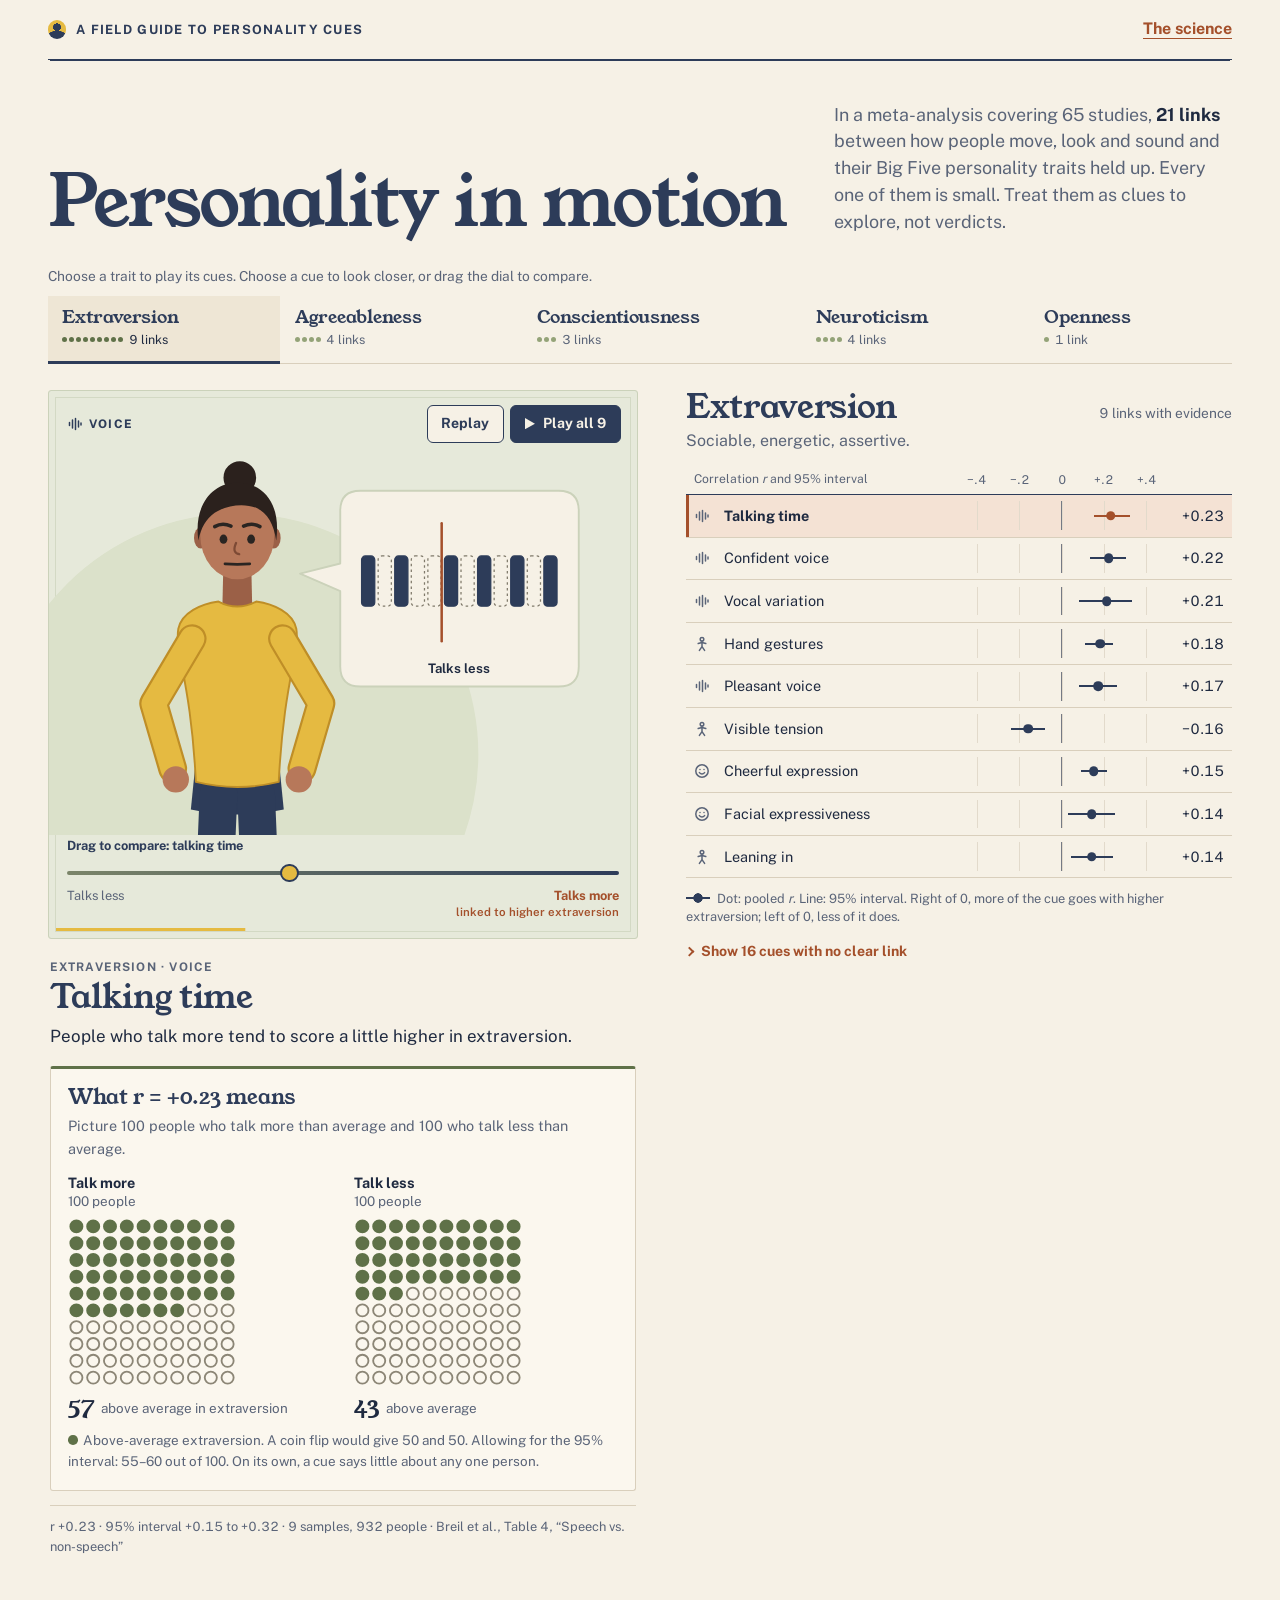
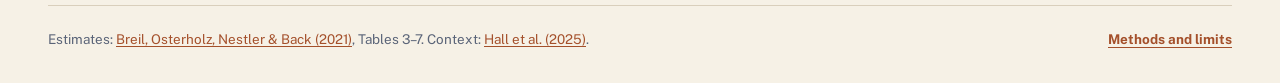
<file: docs/index.html>
<!doctype html>
<html lang="en-GB">
<head>
  <meta charset="utf-8">
  <meta name="viewport" content="width=device-width, initial-scale=1">
  <meta name="description" content="What a meta-analysis of 65 studies says about how facial expressions, body language and voice relate to the Big Five personality traits.">
  <meta name="theme-color" content="#f6f1e6">
  <title>Personality in motion</title>
  <!-- Link preview (LinkedIn and others). These need the full public address: change it here if the site moves. -->
  <link rel="canonical" href="https://lstehlik2809.github.io/personality_body_language/">
  <meta property="og:type" content="website">
  <meta property="og:site_name" content="Personality in motion">
  <meta property="og:title" content="Personality in motion: what body language and voice really say about the Big Five">
  <meta property="og:description" content="An interactive field guide to a meta-analysis covering 65 studies. 21 links between nonverbal cues and personality held up, and every one of them is small.">
  <meta property="og:url" content="https://lstehlik2809.github.io/personality_body_language/">
  <meta property="og:image" content="https://lstehlik2809.github.io/personality_body_language/assets/social-card.png">
  <meta property="og:image:type" content="image/png">
  <meta property="og:image:width" content="1200">
  <meta property="og:image:height" content="630">
  <meta property="og:image:alt" content="Personality in motion. An illustrated figure gesturing while talking, beside a small chart of 21 links between nonverbal cues and the Big Five, all of them small.">
  <meta name="twitter:card" content="summary_large_image">
  <link rel="icon" href="data:image/svg+xml,%3Csvg xmlns='http://www.w3.org/2000/svg' viewBox='0 0 32 32'%3E%3Ccircle cx='16' cy='16' r='15' fill='%23e5ba41'/%3E%3Ccircle cx='16' cy='12' r='5' fill='%232d3c59'/%3E%3Cpath d='M8 27c1-6 5-9 8-9s7 3 8 9' fill='%232d3c59'/%3E%3C/svg%3E">
  <link rel="preload" href="./assets/fonts/young-serif.woff2" as="font" type="font/woff2" crossorigin>
  <link rel="stylesheet" href="./styles.css">
  <script defer src="./data.js"></script>
  <script defer src="./figure.js"></script>
  <script defer src="./app.js"></script>
</head>
<body>
  <svg class="sprite" aria-hidden="true" focusable="false">
    <symbol id="i-face" viewBox="0 0 16 16"><circle cx="8" cy="8" r="6.2"/><path d="M5.4 9.6c.8 1 1.6 1.4 2.6 1.4s1.8-.4 2.6-1.4"/><path d="M6 6.4v.2M10 6.4v.2"/></symbol>
    <symbol id="i-body" viewBox="0 0 16 16"><circle cx="8" cy="3.2" r="1.8"/><path d="M8 5.6v5M4.2 7.6 8 6.6l3.8 1M8 10.6l-2.6 3.8M8 10.6l2.6 3.8"/></symbol>
    <symbol id="i-voice" viewBox="0 0 16 16"><path d="M2.5 6.5v3M5.5 4v8M8.5 2.5v11M11.5 5v6M14 7v2"/></symbol>
  </svg>

  <header class="masthead wrap">
    <span class="brand"><span class="brand-mark" aria-hidden="true"></span><span><span class="wide-only">A field guide to </span>personality cues</span></span>
    <button class="text-button" type="button" data-open-science>The science</button>
  </header>

  <main class="wrap">
    <section class="intro" aria-labelledby="page-title">
      <h1 id="page-title">Personality in motion</h1>
      <p class="lede">In a meta-analysis covering 65 studies, <strong><span data-count="links">21</span> links</strong> between how people move, look and sound and their Big&nbsp;Five personality traits held up. Every one of them is small. Treat them as clues to explore, not verdicts.</p>
    </section>

    <noscript><p class="noscript">This explorer needs JavaScript. The estimates come from Tables 3–7 of <a href="https://doi.org/10.1093/oxfordhb/9780190912529.013.13">Breil et al. (2021)</a>.</p></noscript>

    <section id="explorer" hidden aria-label="Cue explorer">
      <p class="how">Choose a trait to play its cues. Choose a cue to look closer, or drag the dial to compare.</p>
      <div class="traits" role="tablist" aria-label="Big Five traits"></div>

      <div class="workbench" id="trait-panel" role="tabpanel">
        <div class="demo">
          <figure class="stage">
            <div class="stage-top">
              <span class="channel" id="channel"><svg aria-hidden="true"><use href="#i-body"/></svg><span id="channel-label">Body</span></span>
              <div class="stage-controls">
                <div class="stepper" id="stepper" role="group" aria-label="Step through this trait’s cues">
                  <button type="button" class="button button-icon" id="prev" aria-label="Previous cue"><svg aria-hidden="true" viewBox="0 0 16 16"><path d="M10 3 5 8l5 5"/></svg></button>
                  <span class="step-count" id="step-count" aria-hidden="true"></span>
                  <button type="button" class="button button-icon" id="next" aria-label="Next cue"><svg aria-hidden="true" viewBox="0 0 16 16"><path d="m6 3 5 5-5 5"/></svg></button>
                </div>
                <button type="button" class="button" id="replay">Replay</button>
                <button type="button" class="button button-primary" id="tour"><span class="play-icon" aria-hidden="true"></span><span id="tour-label">Play all</span></button>
              </div>
            </div>
            <div class="stage-art"><svg id="figure" aria-hidden="true" focusable="false"></svg></div>
            <div class="dial">
              <label class="dial-label" for="dial" id="dial-label">Drag to compare</label>
              <input type="range" id="dial" min="0" max="100" step="1" value="90">
              <div class="dial-ends" aria-hidden="true">
                <span class="dial-end" id="end-less"></span>
                <span class="dial-end" id="end-more"></span>
              </div>
            </div>
            <div class="progress" aria-hidden="true"><div id="progress"></div></div>
            <figcaption class="visually-hidden">Illustration of the selected cue. It is drawn for this site and is not footage from the studies.</figcaption>
          </figure>

          <section class="note" aria-labelledby="cue-title">
            <p class="note-kicker" id="note-kicker"></p>
            <h2 id="cue-title"></h2>
            <p class="finding" id="finding"></p>
            <section class="meaning" aria-labelledby="meaning-title">
              <h3 id="meaning-title"></h3>
              <p class="meaning-lead" id="meaning-lead"></p>
              <div class="odds" id="odds"></div>
            </section>
            <p class="stats" id="stats"></p>
          </section>
        </div>

        <section class="results" aria-labelledby="trait-title">
          <div class="results-head">
            <h2 id="trait-title"></h2>
            <span class="count" id="link-count"></span>
          </div>
          <p class="gist" id="trait-gist"></p>
          <div class="plot-head" aria-hidden="true">
            <span><span class="wide-only">Correlation </span><i>r</i> and 95% interval</span>
            <div class="axis"><span>−.4</span><span>−.2</span><span>0</span><span>+.2</span><span>+.4</span></div>
            <span></span>
          </div>
          <ul class="cue-list" id="cue-list" aria-label="Cues with evidence of a link"></ul>
          <p class="plot-key"><span class="key-mark" aria-hidden="true"></span>Dot: pooled <i>r</i>. Line: 95% interval. Right of 0, more of the cue goes with higher <span id="key-trait"></span>; left of 0, less of it does.</p>
          <button type="button" class="reveal" id="reveal" aria-expanded="false" aria-controls="unclear-block"></button>
          <div class="unclear" id="unclear-block" hidden>
            <h3 class="unclear-title" id="unclear-title">Tested, no clear link</h3>
            <ul class="cue-list is-unclear" id="unclear-list" aria-labelledby="unclear-title"></ul>
            <h3 class="unclear-title" id="sparse-title">Too little evidence to judge</h3>
            <p class="sparse" id="sparse"></p>
          </div>
        </section>
      </div>
      <p class="visually-hidden" id="status" role="status" aria-live="polite"></p>
    </section>
  </main>

  <footer class="wrap footer">
    <span>Estimates: <a href="https://doi.org/10.1093/oxfordhb/9780190912529.013.13">Breil, Osterholz, Nestler &amp; Back (2021)</a>, Tables 3–7. Context: <a href="https://doi.org/10.1111/jopy.70030">Hall et al. (2025)</a>.</span>
    <button class="text-button" type="button" data-open-science>Methods and limits</button>
  </footer>

  <dialog id="science" aria-labelledby="science-title">
    <div class="science-inner">
      <header class="science-head">
        <h2 id="science-title">The science</h2>
        <form method="dialog"><button class="button" autofocus>Close</button></form>
      </header>

      <div class="facts" aria-label="The evidence in numbers">
        <div><strong>65</strong><span>studies reviewed</span></div>
        <div><strong>48</strong><span>measured real personality</span></div>
        <div><strong>125</strong><span>cue–trait pairs covered</span></div>
        <div><strong data-count="links">21</strong><span>with a clear link</span></div>
      </div>

      <h3>Where the numbers come from</h3>
      <p>Breil, Osterholz, Nestler and Back (2021) collected 64 articles reporting 65 independent studies of nonverbal cues and personality. In 48 of them, researchers measured how a cue relates to the target person’s actual personality, known as <em>cue validity</em>. This site shows only those results, not what observers believed.</p>
      <p>The studies came from three places: work the authors already knew, a database search limited to peer-reviewed journals, and the first pages of Google Scholar. Targets were real people aged 16 or older whose behaviour was not experimentally manipulated. Personality came from self-reports and/or reports by people who knew them. Cues were coded or rated from recordings, photographs and live interactions.</p>
      <p>The tables report the 39 cues that appeared most often across studies. The authors grouped related measures into these broad categories and assigned related traits to the nearest Big Five dimension (for example, dominance and shyness to extraversion; warmth and arrogance to agreeableness). They note that other groupings are possible and share the raw data so that readers can try them.</p>
      <p>Correlations for the same cue and trait were averaged within each sample, then pooled across samples with a random-effects model (inverse-variance weights, DerSimonian–Laird estimate of between-study variance). Where a study reported only partial correlations, such as those controlling for age and sex, the authors used them.</p>

      <h3>What counts as a link here</h3>
      <p>The explorer covers the 25 dynamic cue categories in Tables 3–7 (facial expression, body language and voice) and the Big Five, so 125 cue–trait pairs. A pair counts as a link when at least two samples were pooled and the reported 95% interval lies wholly above or below zero. Intervals that touch 0.00 do not count. That leaves <span data-count="links">21</span> links. Another <span data-count="unclear"></span> pairs were tested in two or more samples without a clear link, and <span data-count="sparse"></span> rest on one study or none. Appearance cues and intelligence are outside the explorer’s scope.</p>
      <p>This screen is an editorial rule, not a test the authors ran. Breil and colleagues used a different yardstick: they highlighted cues with a correlation of at least .10 in two or more studies, whether or not the interval excluded zero. The rule here is also not adjusted for the number of comparisons. With <span data-count="tested"></span> pairs tested at the 95% level, about <span data-count="chance"></span> would pass by chance even if no cue were related to any trait, so a few of the <span data-count="links">21</span> links could be chance findings.</p>

      <h3>How to read the numbers</h3>
      <ul>
        <li><i>r</i> runs from −1 to +1. A positive value means more of the cue goes with higher trait scores; a negative value means less of it does. The links here range from <span data-count="rmin">.10</span> to <span data-count="rmax">.24</span> in size. By the usual benchmarks (.10 small, .30 medium) all of them are small; Breil and colleagues treat .10 as the threshold for at least a small effect.</li>
        <li>The line around each dot is the 95% confidence interval of the pooled estimate. <i>k</i> is the number of independent samples and <i>n</i> the number of people in them.</li>
        <li>The “100 people” panels turn <i>r</i> into a picture. They assume that cue and trait are normally distributed and linearly related with the pooled correlation. Then, among people above the median on the cue, the share above the median on the trait is 50% + arcsin(<i>r</i>)/π. The range comes from the interval bounds. It illustrates the average relationship and is not a rule for judging anyone.</li>
      </ul>

      <h3>Limits worth keeping in mind</h3>
      <ul>
        <li>These are correlations from observational studies. They do not show that a trait causes a behaviour. A cue can also reflect the situation, or a third factor such as age or sex, which only some of the studies adjusted for.</li>
        <li>Evidence is thin for many pairs: <span data-count="thin"></span> of the <span data-count="links">21</span> links rest on only two or three samples. Most studies measured fewer than ten cues, and many cue–trait combinations have little or no data.</li>
        <li>The categories are broad. “Forward lean / proximity”, for example, combines leaning in and standing close, and studies defined and measured cues in different ways.</li>
        <li>The authors call their review a first, preliminary overview and say it does not aim to be complete. Some studies reported only significant correlations or only adjusted ones, which can bias pooled estimates.</li>
        <li>Context matters but is poorly understood. Settings, observation time, recording channels and target groups varied, and the review could say little about how these change any single cue. The authors ask for replications in more diverse samples and settings. Recorded tasks may also narrow the range of behaviour seen in everyday life.</li>
        <li>A link can differ between groups of people. One study the authors cite found several cues that signalled extraversion in women but not in men. The pooled figures average over such differences.</li>
        <li>Each cue is analysed on its own, although cues co-occur. Hand gestures, for example, happen mostly while people are speaking, so the two are hard to separate.</li>
      </ul>

      <h3>About the illustrations</h3>
      <p>The figure and its movements were drawn for this site to show what each cue category looks like. The dial shows the direction of a link, not its size; the size is in the chart and the “100 people” panel. Voice cues are drawn as speech-bubble diagrams. Cues such as a “pleasant” voice were rated by people in the original studies, and such judgements vary between raters.</p>

      <details>
        <summary>How Hall et al. (2025) used this meta-analysis</summary>
        <p>Hall, Murphy, Schlegel and Back asked 245 U.S. adults on Amazon Mechanical Turk how likely 20 everyday nonverbal behaviours are for someone high in one Big Five trait, then compared these beliefs with Breil’s tables. Matching 10 to 14 cues per trait, beliefs tracked cue validity well for four traits (profile correlations .50 to .76) but not for openness (.27). With so few cues per trait these correlations are imprecise, and the one for conscientiousness (.50, ten cues) was not statistically significant.</p>
        <p>The authors list their own limits: about 50 raters per trait; profile correlations based on no more than 20 cues; cue wordings that did not always match Breil’s categories; questions about people in general, without age, gender or culture, compared with specific targets recorded in particular settings, where some cues may vary little; a possible role of how socially desirable a cue seems; and 20 cues that cannot cover every behaviour, with gaps in the overlap that mean the picture could change with new research. Raters also disagreed with each other quite a lot (intraclass correlations .25 to .53).</p>
        <p>One example in their discussion is slouching: on average, extraverts tend not to slouch. In Breil’s table the matching cue, upright and open posture, has <i>r</i> = +.15 for extraversion, but its interval (−.01 to +.31) touches zero, so this explorer lists it under “no clear link”. The explorer uses Breil’s estimates directly and does not show the belief ratings.</p>
      </details>

      <h3>Sources</h3>
      <ul class="sources">
        <li><a href="https://doi.org/10.1093/oxfordhb/9780190912529.013.13">Breil, S. M., Osterholz, S., Nestler, S. &amp; Back, M. D. (2021)</a>. Contributions of nonverbal cues to the accurate judgment of personality traits. <em>The Oxford Handbook of Accurate Personality Judgment</em>. <a href="https://osf.io/mn2je/download">Author manuscript</a> · <a href="https://osf.io/9p64g/">Data and code</a></li>
        <li><a href="https://doi.org/10.1111/jopy.70030">Hall, J. A., Murphy, N. A., Schlegel, K. &amp; Back, M. D. (2025)</a>. Explicit beliefs about nonverbal behavior and the Big Five traits. <em>Journal of Personality</em>, 94, 678–689 (online 2025, issue 2026).</li>
        <li>Fonts: Young Serif and Public Sans, both under the SIL Open Font License.</li>
      </ul>
    </div>
  </dialog>
</body>
</html>
</file>
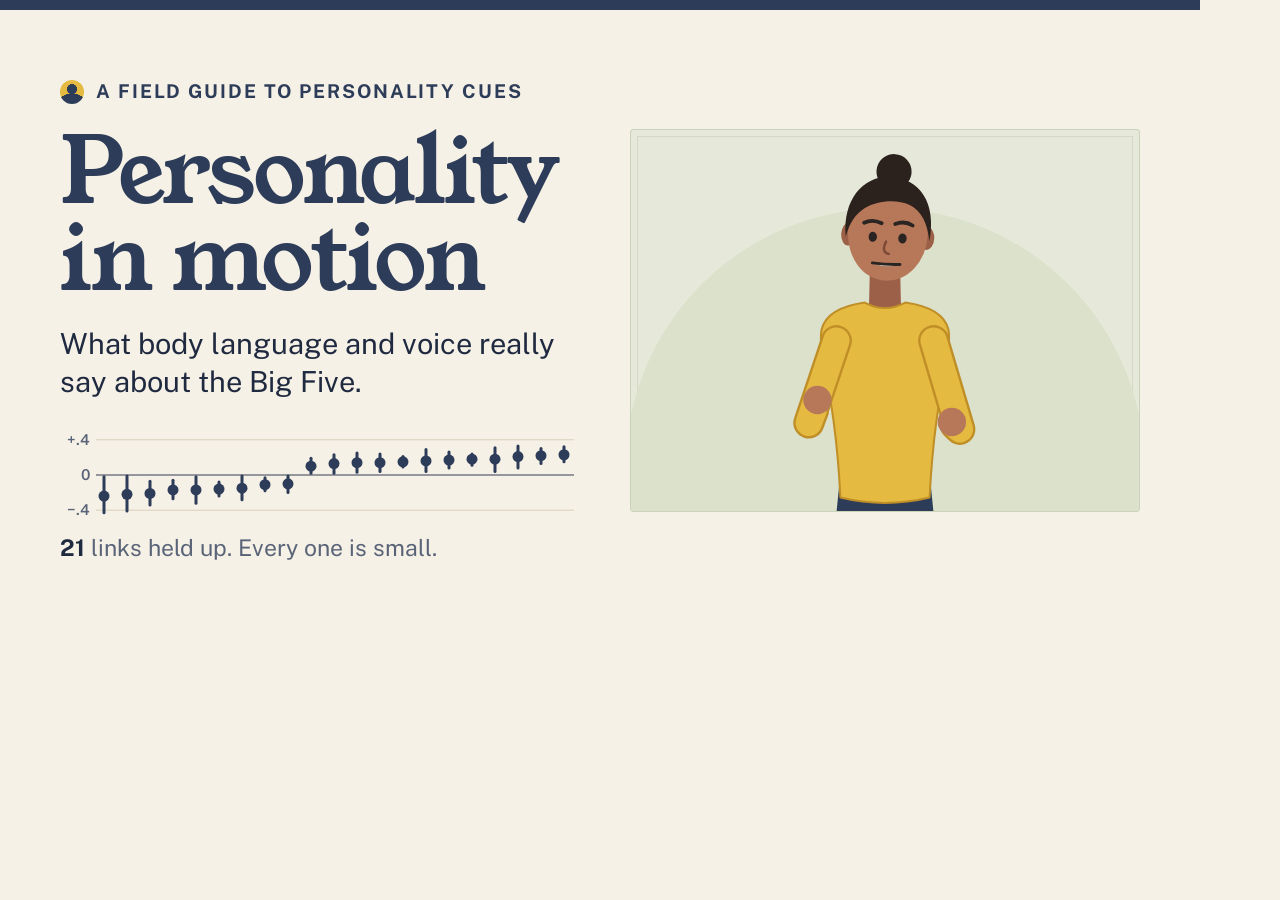
<file: social-card.html>
<!doctype html>
<html lang="en-GB">
<head>
  <meta charset="utf-8">
  <title>Link-preview card (source for docs/assets/social-card.png)</title>
  <!-- Rendered to a 1200 × 630 PNG with headless Chrome; see the README. Not published. -->
  <link rel="stylesheet" href="docs/styles.css">
  <style>
    html, body { width: 1200px; height: 630px; overflow: hidden; }
    body {
      display: grid;
      grid-template-columns: minmax(0, 1fr) 510px;
      align-items: center;
      gap: 50px;
      padding: 0 60px;
      border-top: 10px solid var(--navy);
    }
    .card-brand { display: flex; align-items: center; gap: 12px; color: var(--navy); font-size: 19px; font-weight: 700; letter-spacing: .1em; text-transform: uppercase; }
    .card-brand .brand-mark { width: 24px; height: 24px; }
    h1 { margin: 22px 0 0; color: var(--navy); font: 400 92px/.95 var(--display); letter-spacing: -.025em; }
    .card-lede { margin: 22px 0 0; color: var(--ink); font-size: 29px; line-height: 1.3; }
    .card-plot { display: block; width: 100%; height: auto; margin-top: 26px; overflow: visible; }
    .card-plot .zero { stroke: var(--zero); stroke-width: 1.5; }
    .card-plot .grid { stroke: var(--rule); stroke-width: 1; }
    .card-plot .ci { stroke: var(--navy); stroke-width: 3; stroke-linecap: round; }
    .card-plot .dot { fill: var(--navy); }
    .card-plot text { fill: var(--muted); font: 600 15px var(--sans); }
    .card-caption { margin: 10px 0 0; color: var(--muted); font-size: 23px; line-height: 1.3; }
    .card-caption strong { color: var(--ink); }
    .stage { width: 510px; }
    .stage-art { aspect-ratio: 4 / 3; }
  </style>
</head>
<body>
  <div>
    <div class="card-brand"><span class="brand-mark"></span>A field guide to personality cues</div>
    <h1>Personality<br>in motion</h1>
    <p class="card-lede">What body language and voice really say about the Big&nbsp;Five.</p>
    <svg class="card-plot" id="plot" viewBox="0 0 520 96" aria-hidden="true"></svg>
    <p class="card-caption"><strong id="count"></strong> links held up. Every one is small.</p>
  </div>
  <figure class="stage"><div class="stage-art"><svg id="figure"></svg></div></figure>

  <script src="docs/data.js"></script>
  <script src="docs/figure.js"></script>
  <script>
    "use strict";
    // One still pose from the site's own figure.
    motionFigure.mount(document.querySelector("#figure"));
    motionFigure.render({ cue: "gestures", amount: .94, time: 1.12, energy: 1, dt: .016, instant: true, compact: false });

    // Every link from the data, sorted by r: dot = pooled r, line = 95% interval, on a −.5 to +.5 scale.
    const links = traitData.flatMap(trait => trait.links).sort((a, b) => a.r - b.r);
    const y = r => 48 - r * 88;
    const x = i => 44 + i * (460 / (links.length - 1));
    const signed = v => `${v < 0 ? "−" : v > 0 ? "+" : ""}${Math.abs(v).toFixed(1).replace(/^0/, "")}`;
    document.querySelector("#plot").innerHTML =
      [-.4, .4].map(v => `<line class="grid" x1="36" x2="514" y1="${y(v)}" y2="${y(v)}"/><text x="30" y="${y(v) + 5}" text-anchor="end">${signed(v)}</text>`).join("")
      + `<line class="zero" x1="36" x2="514" y1="${y(0)}" y2="${y(0)}"/><text x="30" y="${y(0) + 5}" text-anchor="end">0</text>`
      + links.map((link, i) => `<line class="ci" x1="${x(i)}" x2="${x(i)}" y1="${y(link.lo)}" y2="${y(link.hi)}"/><circle class="dot" cx="${x(i)}" cy="${y(link.r)}" r="5.5"/>`).join("");
    document.querySelector("#count").textContent = links.length;
  </script>
</body>
</html>
</file>
<file: docs/styles.css>
@font-face {
  font-family: "Young Serif";
  src: url("./assets/fonts/young-serif.woff2") format("woff2");
  font-weight: 400;
  font-display: swap;
}

@font-face {
  font-family: "Public Sans";
  src: url("./assets/fonts/public-sans.woff2") format("woff2");
  font-weight: 400 800;
  font-display: swap;
}

/* Palette: colorhunt.co/palette/2d3c5994a378e5ba41d1855c, with derived paper, ink and tints. */
:root {
  color-scheme: light;
  --paper: #f6f1e6;
  --paper-deep: #eee6d5;
  --stage: #e6e9da;
  --stage-edge: #cbd2ba;
  --plate: #dbe1ca;
  --ink: #1f2a40;
  --navy: #2d3c59;
  --muted: #5a6478;
  --rule: #d9cfbc;
  --mark-quiet: #7f796a;
  --zero: #757a85;
  --accent: #a4502b;
  --accent-soft: #d1855c;
  --accent-tint: #f4e2d4;
  --sage: #5f7148;
  --sage-soft: #94a378;
  --mustard: #e5ba41;

  --skin: #b7785a;
  --skin-shade: #9b6047;
  --hair: #2b211d;
  --sweater: #e5ba41;
  --sweater-edge: #bf8e27;
  --trousers: #2d3c59;
  --trousers-far: #23304a;
  --shoe: #5e3b2a;
  --face-ink: #2a2522;

  --display: "Young Serif", Georgia, serif;
  --sans: "Public Sans", "Helvetica Neue", Arial, sans-serif;
  --ease: cubic-bezier(.2, .7, .2, 1);
}

*, *::before, *::after { box-sizing: border-box; }
[hidden] { display: none !important; }

body {
  margin: 0;
  background: var(--paper);
  color: var(--ink);
  font: 400 1rem/1.55 var(--sans);
  -webkit-font-smoothing: antialiased;
}

button, input { font: inherit; color: inherit; }
button:not(:disabled) { cursor: pointer; }
a { color: var(--accent); text-underline-offset: .18em; text-decoration-thickness: 1px; }
a:hover { text-decoration-thickness: 2px; }
:focus-visible { outline: 2px solid var(--accent); outline-offset: 3px; }
.sprite { position: absolute; width: 0; height: 0; overflow: hidden; }
.sprite symbol, .channel svg, .cue-icon svg { fill: none; stroke: currentColor; stroke-width: 1.5; stroke-linecap: round; stroke-linejoin: round; }

.wrap { width: min(100% - 3rem, 74rem); margin-inline: auto; }

/* ---------- Masthead ---------- */

.masthead, .footer {
  display: flex;
  align-items: center;
  justify-content: space-between;
  gap: 1rem;
}

.masthead {
  flex-wrap: wrap;
  row-gap: .1rem;
  min-height: 3.75rem;
  border-bottom: 1px solid var(--navy);
  box-shadow: 0 3px 0 -2px var(--navy);
}

.brand {
  display: inline-flex;
  align-items: center;
  gap: .6rem;
  font-size: .8rem;
  font-weight: 700;
  letter-spacing: .1em;
  text-transform: uppercase;
  color: var(--navy);
}

.brand-mark {
  width: 1.15rem;
  height: 1.15rem;
  border-radius: 50%;
  background: radial-gradient(circle at 50% 38%, var(--navy) 0 26%, transparent 27%),
    radial-gradient(ellipse 60% 44% at 50% 100%, var(--navy) 0 98%, transparent 100%) var(--mustard);
}

.text-button {
  flex: none;
  padding: .45rem 0;
  border: 0;
  background: none;
  color: var(--accent);
  font-weight: 700;
  text-decoration: underline;
  text-decoration-thickness: 1px;
  text-underline-offset: .22em;
}

.text-button:hover { text-decoration-thickness: 2px; }

/* ---------- Intro ---------- */

.intro {
  display: grid;
  grid-template-columns: auto minmax(0, 31rem);
  align-items: end;
  justify-content: space-between;
  gap: 1rem 3rem;
  padding: clamp(1.6rem, 3.4vw, 2.6rem) 0 clamp(1.3rem, 2.4vw, 1.9rem);
}

.intro h1 {
  margin: 0;
  color: var(--navy);
  font: 400 clamp(2.6rem, 5.6vw, 4.6rem)/.95 var(--display);
  letter-spacing: -.025em;
}

.lede {
  max-width: 38rem;
  margin: 0;
  color: var(--muted);
  font-size: clamp(1.02rem, 1.4vw, 1.18rem);
  line-height: 1.5;
}

.lede strong { color: var(--ink); font-weight: 700; }
.noscript { max-width: 40rem; }

/* ---------- Trait tabs ---------- */

.how { margin: 0 0 .5rem; color: var(--muted); font-size: .86rem; }

/* Tabs size to their names and wrap onto another row when space runs out, so labels never overlap. */
.traits {
  display: flex;
  flex-wrap: wrap;
  row-gap: .35rem;
  margin-bottom: 1.6rem;
}

.trait-tab {
  display: grid;
  flex: 1 0 auto;
  gap: .1rem;
  justify-items: start;
  padding: .7rem .9rem calc(.75rem + 2px);
  border: 0;
  border-bottom: 1px solid var(--rule);
  background: none;
  text-align: left;
  color: var(--muted);
  transition: background-color .2s var(--ease), border-color .2s var(--ease), color .2s var(--ease);
}

.trait-tab .tab-name { font: 400 1.12rem/1.2 var(--display); color: var(--navy); white-space: nowrap; }
.trait-tab .tab-count { display: inline-flex; align-items: center; gap: .35rem; font-size: .78rem; font-variant-numeric: tabular-nums; }
.tab-dots { display: inline-flex; gap: 2px; }
.tab-dots i { width: 5px; height: 5px; border-radius: 50%; background: var(--sage-soft); }
.trait-tab:hover { background: var(--paper-deep); border-bottom-color: var(--sage-soft); }
.trait-tab[aria-selected="true"] { padding-bottom: .75rem; background: var(--paper-deep); border-bottom: 3px solid var(--navy); color: var(--ink); }
.trait-tab[aria-selected="true"] .tab-dots i { background: var(--sage); }

/* ---------- Workbench ---------- */

.workbench {
  display: grid;
  grid-template-columns: minmax(0, 1.08fr) minmax(0, 1fr);
  align-items: start;
  gap: clamp(1.5rem, 3.8vw, 3.4rem);
}

.stage {
  position: relative;
  margin: 0;
  background: var(--stage);
  border: 1px solid var(--stage-edge);
  border-radius: 3px;
  box-shadow: inset 0 0 0 6px var(--stage), inset 0 0 0 7px #d3d9c4;
}

.stage-top {
  display: flex;
  flex-wrap: wrap;
  align-items: center;
  justify-content: space-between;
  gap: .6rem 1rem;
  padding: .85rem 1rem 0 1.1rem;
}

.channel {
  display: inline-flex;
  align-items: center;
  gap: .4rem;
  color: var(--navy);
  font-size: .74rem;
  font-weight: 750;
  letter-spacing: .1em;
  text-transform: uppercase;
}

.channel svg { width: 1rem; height: 1rem; }

.stage-art { position: relative; aspect-ratio: 3 / 2; }
.stage-art svg { position: absolute; inset: 0; width: 100%; height: 100%; overflow: hidden; }

/* Figure styling */
.f-plate { fill: var(--plate); }
.f-ground { stroke: #b9c1a6; stroke-width: 1.5; }
.f-ticks { stroke: #a4ad90; stroke-width: 2; stroke-dasharray: 3 29; opacity: 0; }
.f-shadow { fill: #c4cbb1; }
.f-prints ellipse { fill: #7c876a; }
.f-prints ellipse.far { fill: #9ba486; }
.f-skin { fill: var(--skin); }
.f-skin-shade { fill: var(--skin-shade); }
.f-hair { fill: var(--hair); }
.f-sweater { fill: var(--sweater); stroke: var(--sweater-edge); stroke-width: 1.5; stroke-linejoin: round; }
.f-sleeve-edge { fill: none; stroke: var(--sweater-edge); stroke-width: 23; stroke-linecap: round; stroke-linejoin: round; }
.f-sleeve { fill: none; stroke: var(--sweater); stroke-width: 19.5; stroke-linecap: round; stroke-linejoin: round; }
.far .f-sleeve { stroke: #d2a636; }
.far .f-sleeve-edge { stroke: #b38326; }
.far .f-skin { fill: var(--skin-shade); }
.f-torso { fill: none; stroke: var(--sweater); stroke-linecap: round; stroke-width: 55; }
.f-neck { fill: none; stroke: var(--skin-shade); stroke-width: 17; stroke-linecap: round; }
.f-trousers-fill { fill: var(--trousers); }
.f-leg { fill: none; stroke: var(--trousers); stroke-width: 30; stroke-linecap: round; stroke-linejoin: round; }
.f-leg.far { stroke: var(--trousers-far); }
.f-shoe { fill: var(--shoe); }
.f-shoe.far { fill: #4a2e21; }
.f-ink { fill: var(--face-ink); }
.f-line { fill: none; stroke: var(--face-ink); stroke-linecap: round; stroke-linejoin: round; }
.f-brow { stroke-width: 2.8; }
.f-nose { stroke: #7d4a35; stroke-width: 1.8; }
.f-mouth { fill: #4a2420; }
.f-lips { stroke-width: 2.2; }
.f-teeth { fill: #fbf6ec; }
.f-blush { fill: var(--accent-soft); opacity: 0; }
.is-partner .f-skin, .is-partner .f-skin-shade, .is-partner .f-hair, .is-partner .f-trousers-fill,
.is-partner .f-shoe, .is-partner .f-ink { fill: var(--sage-soft); }
.is-partner .f-torso, .is-partner .f-sleeve, .is-partner .f-sleeve-edge, .is-partner .f-leg,
.is-partner .f-neck, .is-partner .f-line { stroke: var(--sage-soft); }
.is-partner .f-shoe.far, .is-partner .far .f-skin { fill: #a9b591; }
.is-partner .f-leg.far, .is-partner .far .f-sleeve, .is-partner .far .f-sleeve-edge { stroke: #a9b591; }

.v-bubble { fill: var(--paper); stroke: var(--stage-edge); stroke-width: 1.5; stroke-linejoin: round; }
.v-staff line { stroke: #d6d1c2; stroke-width: 1; }
.v-staff text { display: none; }
.v-staff.is-labelled text { display: inline; }
.v-axis { fill: var(--muted); font: 600 8px var(--sans); letter-spacing: .06em; text-transform: uppercase; }
.v-bars line { stroke: var(--navy); stroke-width: 3; stroke-linecap: round; }
.v-line { fill: none; stroke: var(--accent); stroke-width: 3; stroke-linecap: round; stroke-linejoin: round; }
.v-slots rect { fill: var(--paper); stroke: var(--mark-quiet); stroke-width: 1; stroke-dasharray: 2 2.5; }
.v-slots rect.is-talk { fill: var(--navy); stroke: var(--navy); stroke-dasharray: none; }
.v-token rect { fill: var(--navy); }
.v-token.filler rect, .v-token.repeat rect { fill: var(--accent-tint); stroke: var(--accent); stroke-width: 1; }
.v-token.pause rect { fill: none; stroke: var(--mark-quiet); stroke-dasharray: 2 2.5; }
.v-token text { fill: #8a3f1f; font: 700 10px var(--sans); }
.v-token:not(.is-said) rect { opacity: .45; }
.v-head { stroke: var(--accent); stroke-width: 2; stroke-linecap: round; }
.v-caption { fill: var(--ink); font: 650 10.5px var(--sans); }
/* A narrow stage scales the drawing down, so its text is set larger to stay readable. */
.is-compact .v-caption { font-size: 13px; }
.is-compact .v-axis { font-size: 9.5px; }
.is-compact .v-token text { font-size: 11.5px; }

/* Dial */
.dial { padding: .1rem 1.1rem 1.15rem; }
.dial-label { display: block; margin-bottom: .1rem; color: var(--navy); font-size: .8rem; font-weight: 700; }
.dial input[type="range"] {
  display: block;
  width: 100%;
  height: 1.9rem;
  margin: 0;
  background: transparent;
  -webkit-appearance: none;
  appearance: none;
}

.dial input[type="range"]::-webkit-slider-runnable-track {
  height: 4px;
  border-radius: 2px;
  background: linear-gradient(90deg, #7b8569, var(--navy));
}

.dial input[type="range"]::-moz-range-track {
  height: 4px;
  border-radius: 2px;
  background: linear-gradient(90deg, #7b8569, var(--navy));
}

.dial.is-reversed input[type="range"]::-webkit-slider-runnable-track { background: linear-gradient(90deg, var(--navy), #7b8569); }
.dial.is-reversed input[type="range"]::-moz-range-track { background: linear-gradient(90deg, var(--navy), #7b8569); }

.dial input[type="range"]::-webkit-slider-thumb {
  width: 1.15rem;
  height: 1.15rem;
  margin-top: calc(-.575rem + 2px);
  border: 2px solid var(--navy);
  border-radius: 50%;
  background: var(--mustard);
  -webkit-appearance: none;
  appearance: none;
}

.dial input[type="range"]::-moz-range-thumb {
  width: 1rem;
  height: 1rem;
  border: 2px solid var(--navy);
  border-radius: 50%;
  background: var(--mustard);
}

.dial-ends {
  display: flex;
  justify-content: space-between;
  gap: 1rem;
  font-size: .8rem;
  line-height: 1.3;
  color: var(--muted);
}

.dial-end:last-child { text-align: right; }
.dial-end.is-linked { color: var(--accent); font-weight: 700; }
.dial-end small { display: block; font-size: .72rem; font-weight: 600; }

.stage-controls {
  display: flex;
  flex-wrap: wrap;
  align-items: center;
  gap: .4rem;
}

.button {
  white-space: nowrap;
  min-height: 2.4rem;
  padding: .35rem .85rem;
  border: 1.5px solid var(--navy);
  border-radius: 6px;
  background: var(--paper);
  color: var(--navy);
  font-size: .88rem;
  font-weight: 700;
  transition: background-color .15s var(--ease), transform .15s var(--ease);
}

.button:hover { background: #fffaf0; }
.button-icon { display: inline-grid; place-items: center; width: 2.4rem; padding: 0; }
.button-icon svg { width: 1rem; height: 1rem; fill: none; stroke: currentColor; stroke-width: 2; stroke-linecap: round; stroke-linejoin: round; }
/* The stepper appears when the cue list sits below the figure (see the 52rem breakpoint). */
.stepper { display: none; align-items: center; gap: .15rem; }
.step-count { min-width: 2.6rem; text-align: center; color: var(--navy); font-size: .84rem; font-weight: 700; font-variant-numeric: tabular-nums; }
.button:active { transform: translateY(1px); }
.button-primary {
  display: inline-flex;
  align-items: center;
  gap: .5rem;
  background: var(--navy);
  color: var(--paper);
}

.button-primary:hover { background: #22304a; }
.play-icon { width: .62rem; height: .7rem; background: currentColor; clip-path: polygon(0 0, 100% 50%, 0 100%); }
.button-primary[data-active] .play-icon { width: .6rem; height: .6rem; clip-path: none; }

.progress { position: absolute; inset: auto 7px 7px; height: 3px; overflow: hidden; }
.progress > div { height: 100%; background: var(--mustard); transform: scaleX(0); transform-origin: left center; }

/* ---------- Cue note ---------- */

.note { padding: 1.2rem .1rem 0; }
.note-kicker {
  margin: 0 0 .2rem;
  color: var(--muted);
  font-size: .74rem;
  font-weight: 700;
  letter-spacing: .1em;
  text-transform: uppercase;
}

.note h2, .results h2 {
  margin: 0;
  color: var(--navy);
  font: 400 clamp(1.7rem, 2.6vw, 2.25rem)/1.05 var(--display);
  letter-spacing: -.01em;
}

.finding { max-width: 34rem; margin: .5rem 0 0; font-size: 1.06rem; }

.meaning {
  margin-top: 1.1rem;
  padding: 1rem 1.1rem 1.15rem;
  background: #fbf7ee;
  border: 1px solid var(--rule);
  border-top: 3px solid var(--sage);
  border-radius: 3px;
}

.meaning h3 { margin: 0; color: var(--navy); font: 400 1.3rem/1.2 var(--display); }
.meaning-lead { margin: .3rem 0 0; color: var(--muted); font-size: .9rem; }
.odds { margin-top: .9rem; }
.odds-groups { display: grid; grid-template-columns: repeat(2, minmax(0, 1fr)); gap: 1rem 1.4rem; }
.odds-group { margin: 0; }
.odds-group figcaption { display: grid; margin-bottom: .45rem; font-size: .84rem; line-height: 1.3; color: var(--muted); }
.odds-group figcaption strong { color: var(--ink); font-size: .9rem; }
.odds-group svg { display: block; width: min(100%, 10.5rem); height: auto; }
.odds-group circle { fill: transparent; stroke: #8c8676; stroke-width: 1.1; transition: fill .3s var(--ease), stroke .3s var(--ease); transition-delay: calc(var(--i) * 4ms); }
.odds-group circle.is-high { fill: var(--sage); stroke: var(--sage); }
.odds-group.is-linked circle.is-high { fill: var(--sage); }
.odds-result { margin: .45rem 0 0; font-size: .84rem; line-height: 1.35; color: var(--muted); }
.odds-result b { color: var(--ink); font: 400 1.5rem/1 var(--display); margin-right: .2rem; }
.odds-caption { margin: .8rem 0 0; font-size: .84rem; color: var(--muted); }
.odds-caption .key { display: inline-block; width: .6rem; height: .6rem; margin-right: .3rem; border-radius: 50%; background: var(--sage); vertical-align: -.02rem; }
.stats {
  margin: .9rem 0 0;
  padding-top: .7rem;
  border-top: 1px solid var(--rule);
  color: var(--muted);
  font-size: .8rem;
  font-variant-numeric: tabular-nums;
}

/* ---------- Results ---------- */

.results { --cols: 1.25rem minmax(0, 1fr) minmax(6rem, 40%) 2.9rem; position: sticky; top: 1rem; }
.results-head { display: flex; flex-wrap: wrap; align-items: baseline; justify-content: space-between; gap: .2rem 1rem; }
.count { color: var(--muted); font-size: .86rem; font-variant-numeric: tabular-nums; }
.gist { margin: .25rem 0 1rem; color: var(--muted); }

.plot-head, .cue-row {
  display: grid;
  grid-template-columns: var(--cols);
  align-items: center;
  column-gap: .6rem;
  padding-inline: .5rem;
}

.plot-head { padding-bottom: .35rem; color: var(--muted); font-size: .76rem; }
.plot-head > span:first-child { grid-column: 1 / 3; }
.axis { position: relative; height: 1rem; font-variant-numeric: tabular-nums; }
.axis span { position: absolute; transform: translateX(-50%); }
.axis span:nth-child(1) { left: 10%; }
.axis span:nth-child(2) { left: 30%; }
.axis span:nth-child(3) { left: 50%; }
.axis span:nth-child(4) { left: 70%; }
.axis span:nth-child(5) { left: 90%; }

.cue-list { list-style: none; margin: 0; padding: 0; border-top: 1px solid var(--navy); }
.cue-list li { border-bottom: 1px solid var(--rule); }
.cue-row {
  width: 100%;
  min-height: 2.6rem;
  border: 0;
  background: transparent;
  text-align: left;
  font-size: .9rem;
  line-height: 1.25;
  transition: background-color .15s var(--ease);
}

button.cue-row:hover { background: var(--paper-deep); }
.cue-row[aria-pressed="true"] { background: var(--accent-tint); box-shadow: inset 3px 0 var(--accent); }
.cue-row[aria-pressed="true"] .cue-name { font-weight: 700; color: var(--ink); }
.cue-icon { display: inline-flex; width: 1rem; height: 1rem; color: var(--muted); }
.cue-icon svg { width: 100%; height: 100%; }
.cue-name { padding-block: .5rem; }
.cue-r { text-align: right; font-variant-numeric: tabular-nums; color: var(--ink); }

.row-plot {
  position: relative;
  height: 1.8rem;
  color: var(--navy);
  background:
    linear-gradient(90deg, transparent calc(50% - .5px), var(--zero) calc(50% - .5px), var(--zero) calc(50% + .5px), transparent calc(50% + .5px)),
    repeating-linear-gradient(90deg, transparent 0 calc(10% - .5px), #e2dacb calc(10% - .5px) calc(10% + .5px), transparent calc(10% + .5px) 20%);
}

.cue-row[aria-pressed="true"] .row-plot { color: var(--accent); }
.row-ci, .row-dot { position: absolute; top: 50%; }
.row-ci { left: var(--lo); width: calc(var(--hi) - var(--lo)); height: 2px; background: currentColor; transform: translateY(-50%); }
.row-dot { left: var(--point); width: .6rem; height: .6rem; border-radius: 50%; background: currentColor; transform: translate(-50%, -50%); }
.row-ci.clip-lo::before, .row-ci.clip-hi::after {
  content: "";
  position: absolute;
  top: 50%;
  border: 4px solid transparent;
  transform: translateY(-50%);
}
.row-ci.clip-lo::before { left: -6px; border-right-color: currentColor; }
.row-ci.clip-hi::after { right: -6px; border-left-color: currentColor; }

.is-unclear .cue-row { color: var(--muted); cursor: default; }
.is-unclear .row-plot { color: var(--mark-quiet); }
.is-unclear .row-dot { background: var(--paper); border: 1.5px solid currentColor; }
.is-unclear .cue-r { color: var(--muted); }

.plot-key { margin: .7rem 0 0; color: var(--muted); font-size: .8rem; line-height: 1.45; }
.key-mark {
  display: inline-block;
  width: 1.5rem;
  height: .6rem;
  margin-right: .45rem;
  background:
    radial-gradient(circle at 50% 50%, var(--navy) 0 .28rem, transparent calc(.28rem + .5px)),
    linear-gradient(var(--navy), var(--navy)) center / 100% 2px no-repeat;
  vertical-align: -.02rem;
}

.reveal {
  display: inline-flex;
  align-items: center;
  gap: .45rem;
  margin-top: .5rem;
  padding: .4rem 0;
  border: 0;
  background: none;
  color: var(--accent);
  font-size: .88rem;
  font-weight: 700;
  text-align: left;
}

.reveal::before {
  content: "";
  flex: none;
  width: .45rem;
  height: .45rem;
  border-right: 2px solid currentColor;
  border-bottom: 2px solid currentColor;
  transform: rotate(-45deg);
  transition: transform .2s var(--ease);
}

.reveal[aria-expanded="true"]::before { transform: rotate(45deg) translate(-2px, -2px); }
.unclear { margin-top: .2rem; }
.unclear .cue-list { border-top-color: var(--rule); }
.unclear-title { margin: .9rem 0 .35rem; color: var(--navy); font: 700 .74rem/1.3 var(--sans); letter-spacing: .1em; text-transform: uppercase; }
.sparse { margin: 0; color: var(--muted); font-size: .84rem; }

/* ---------- Footer ---------- */

.footer {
  flex-wrap: wrap;
  margin-top: 3rem;
  padding-block: 1rem 1.6rem;
  border-top: 1px solid var(--rule);
  color: var(--muted);
  font-size: .84rem;
}

.visually-hidden {
  position: absolute;
  width: 1px;
  height: 1px;
  overflow: hidden;
  clip-path: inset(50%);
  white-space: nowrap;
}

/* ---------- Science dialog ---------- */

#science {
  width: min(47rem, calc(100% - 1.5rem));
  max-height: min(88vh, 60rem);
  padding: 0;
  overscroll-behavior: contain;
  border: 1px solid var(--navy);
  border-radius: 4px;
  background: var(--paper);
  color: var(--ink);
}

#science::backdrop { background: #1f2a40b3; }
body:has(#science[open]) { overflow: hidden; }
.science-inner { padding: 0 clamp(1rem, 4vw, 2.4rem) 2rem; }
.science-head {
  position: sticky;
  top: 0;
  z-index: 1;
  display: flex;
  align-items: center;
  justify-content: space-between;
  gap: 1rem;
  padding: 1.1rem 0 .8rem;
  background: var(--paper);
  border-bottom: 1px solid var(--navy);
}

.science-head h2 { margin: 0; color: var(--navy); font: 400 clamp(1.9rem, 4vw, 2.6rem)/1 var(--display); }
.facts { display: grid; grid-template-columns: repeat(4, minmax(0, 1fr)); gap: .8rem; margin: 1.3rem 0 .4rem; }
.facts div { display: grid; gap: .1rem; padding: .7rem .8rem; background: var(--paper-deep); border-radius: 3px; }
.facts strong { color: var(--navy); font: 400 1.9rem/1 var(--display); }
.facts span { color: var(--muted); font-size: .8rem; line-height: 1.3; }
.science-inner h3 { margin: 1.6rem 0 .35rem; color: var(--navy); font: 400 1.25rem/1.2 var(--display); }
.science-inner p { margin: .45rem 0 .7rem; max-width: 40rem; }
.science-inner ul { max-width: 40rem; padding-left: 1.15rem; }
.science-inner li + li { margin-top: .5rem; }
.science-inner li::marker { color: var(--sage); }
.science-inner details { margin-top: 1.6rem; padding: .75rem 0; border-block: 1px solid var(--rule); }
.science-inner summary { color: var(--accent); font-weight: 700; cursor: pointer; }
.science-inner .sources { font-size: .9rem; }

/* ---------- Responsive ---------- */

@media (max-width: 60rem) {
  .intro { grid-template-columns: minmax(0, 1fr); }
  .trait-tab { padding: .5rem .75rem calc(.55rem + 2px); }
  .trait-tab[aria-selected="true"] { padding-bottom: .55rem; }
  .trait-tab .tab-name { font-size: 1.02rem; }
  .trait-tab .tab-count { font-size: .74rem; }
}

@media (max-width: 52rem) {
  .wrap { width: calc(100% - 2rem); }
  .stage-art { aspect-ratio: 4 / 3; }
  .workbench { grid-template-columns: minmax(0, 1fr); }
  .results { --cols: 1.1rem minmax(0, 1fr) minmax(5.5rem, 42%) 2.7rem; position: static; }
  .stepper { display: inline-flex; }
  .facts { grid-template-columns: repeat(2, minmax(0, 1fr)); }
}

@media (max-width: 30rem) {
  .wide-only { display: none; }
  .brand { white-space: nowrap; letter-spacing: .07em; }
  .lede { font-size: 1rem; }
  .stage-controls { flex: 1 1 100%; }
  .stage-controls .button { min-height: 2.3rem; padding-inline: .6rem; font-size: .82rem; }
  .stage-controls .button-icon { width: 2.3rem; padding: 0; }
  .button-primary { margin-left: auto; }
  .odds-groups { gap: .8rem; }
  .plot-head, .cue-row { column-gap: .45rem; padding-inline: .35rem; }
  .axis span:nth-child(2), .axis span:nth-child(4) { display: none; }
}

@media (prefers-reduced-motion: reduce) {
  *, *::before, *::after { transition-duration: .01ms !important; transition-delay: 0s !important; }
}
</file>
